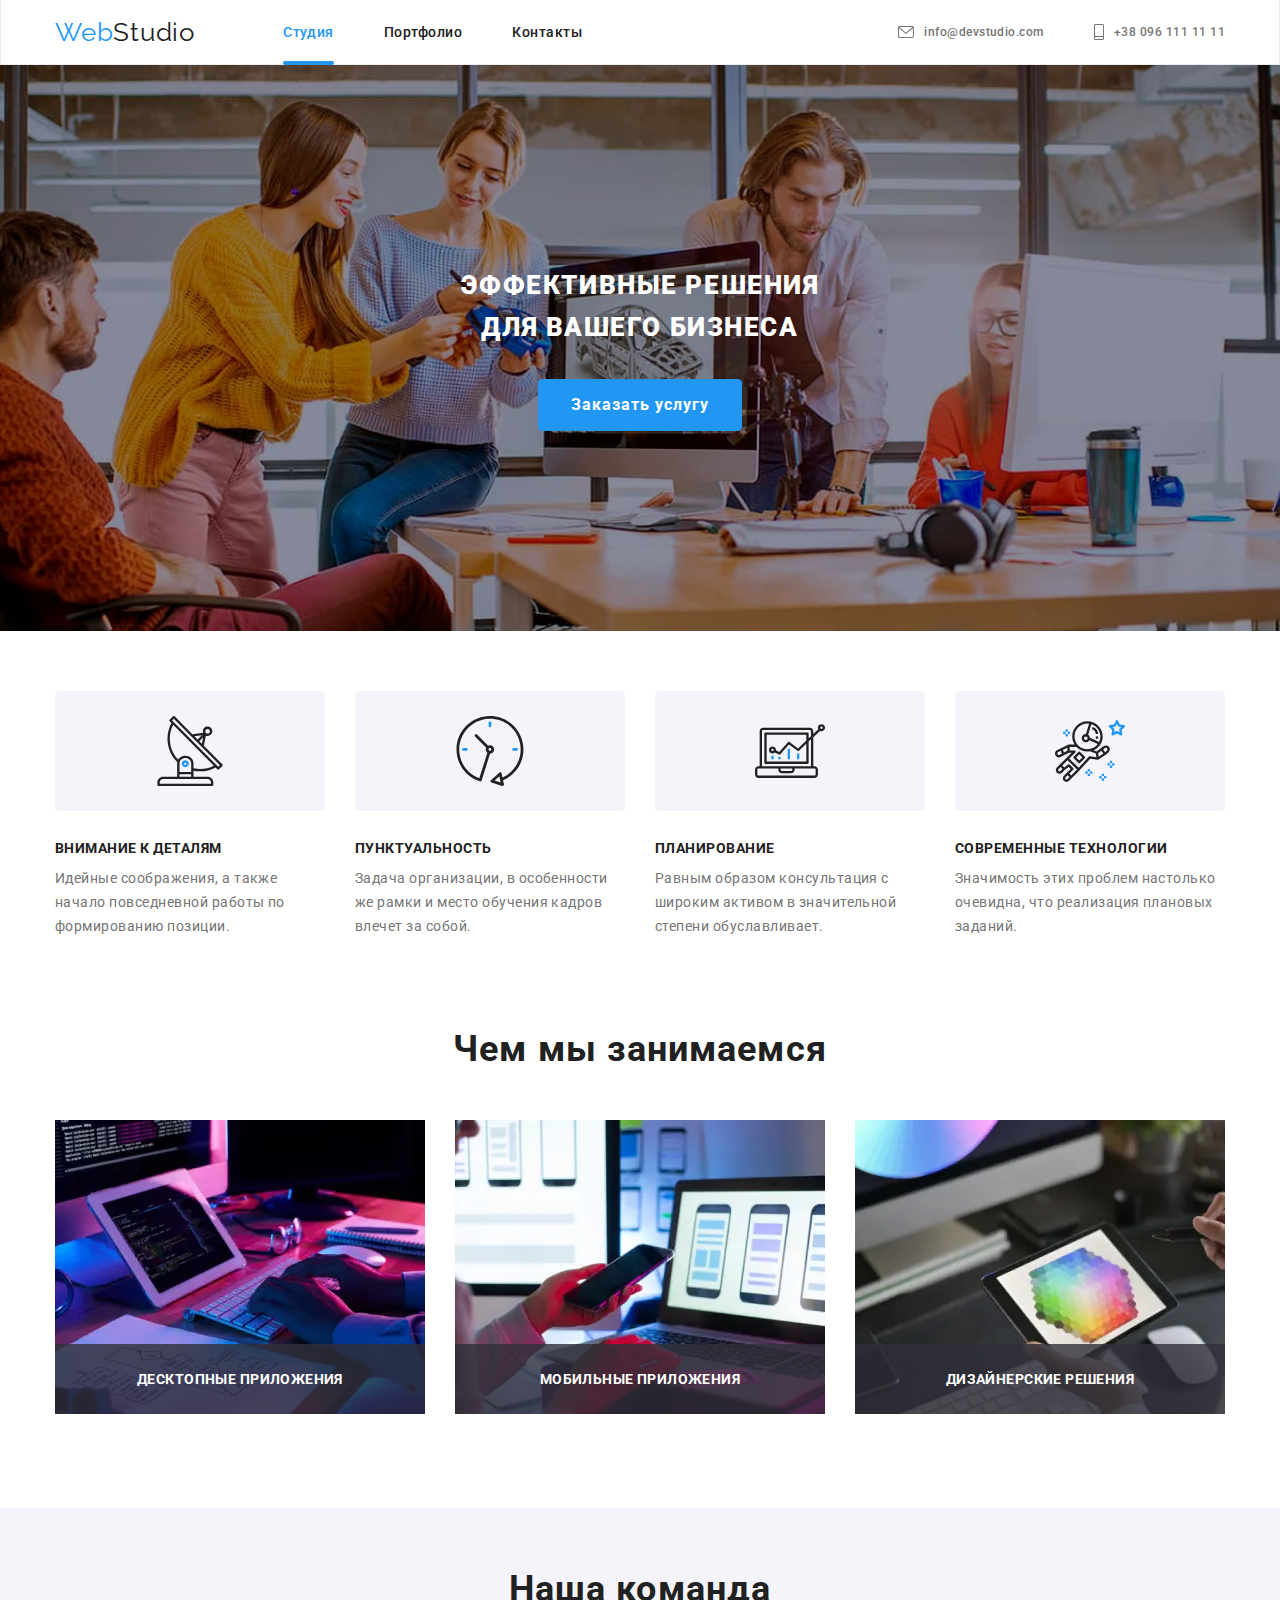
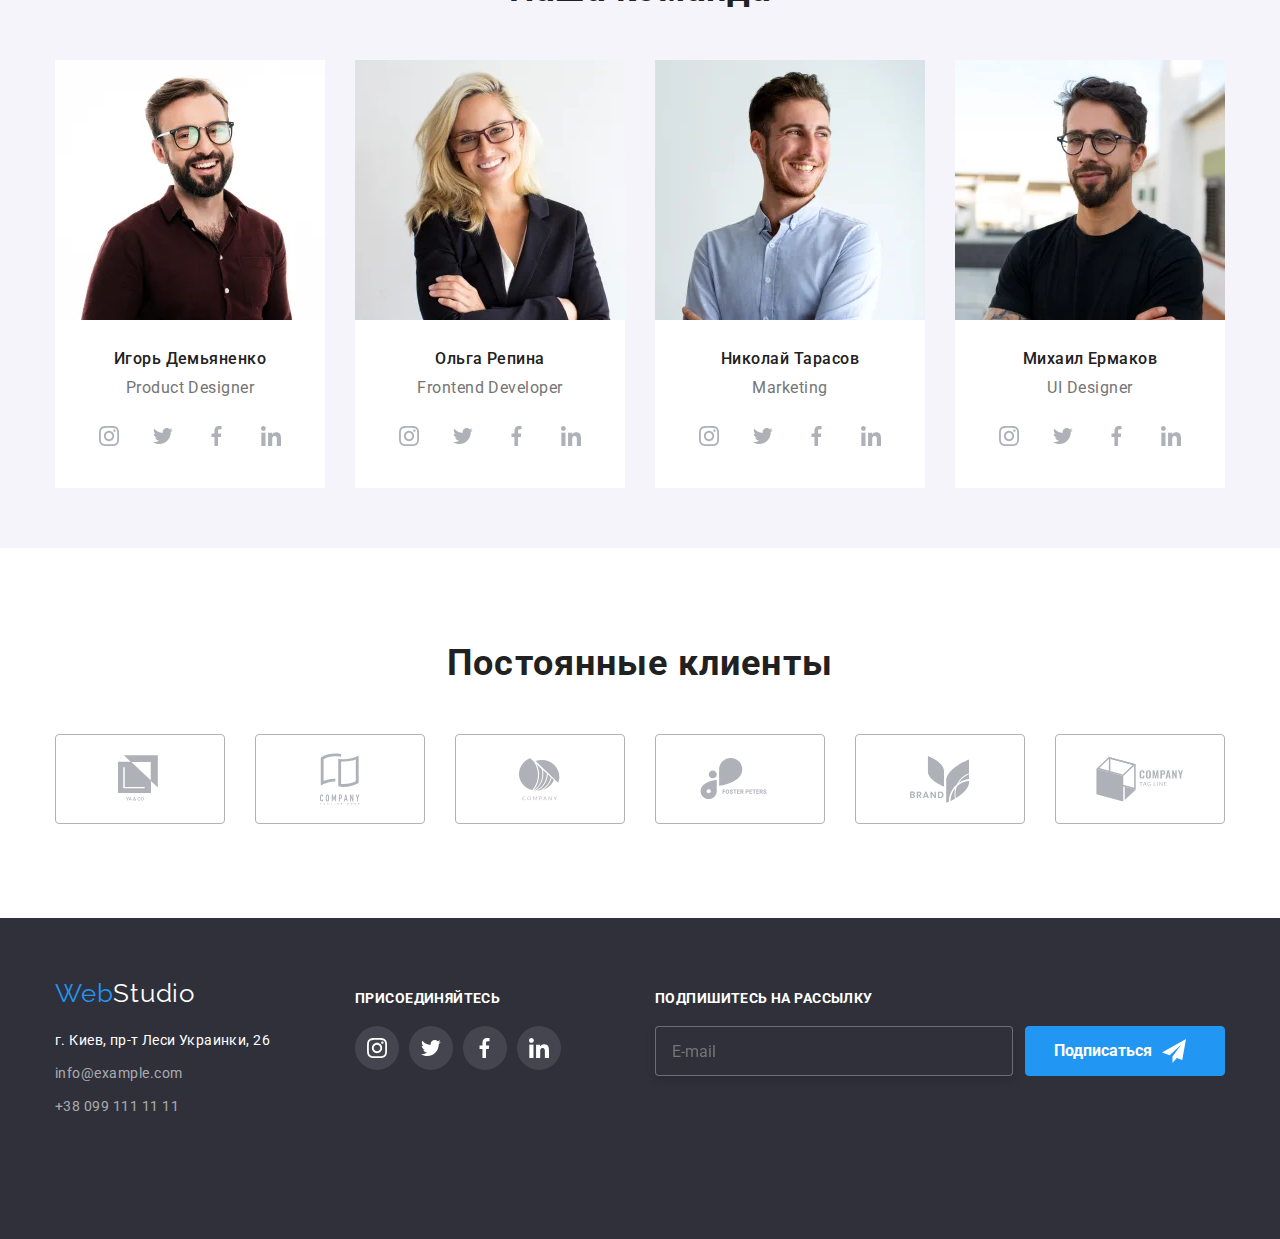
<file: index.html>
<!DOCTYPE html>
<html lang="ru">
  <head>
    <meta charset="UTF-8" />
    <meta name="viewport" content="width=device-width, initial-scale=1.0" />
    <title>WebStudio</title>
    <link rel="preconnect" href="https://fonts.gstatic.com" />
    <link
      href="https://fonts.googleapis.com/css2?family=Oleo+Script&family=Raleway:wght@700&family=Roboto:wght@400;500;700;900&display=swap"
      rel="stylesheet"
    />
    <link
      rel="stylesheet"
      href="https://cdnjs.cloudflare.com/ajax/libs/modern-normalize/1.0.0/modern-normalize.min.css"
    />
    <link rel="stylesheet" href="./css/main.min.css" />
  </head>
  <body class="page">
    <!-- Шапка сайта -->

    <header class="header">
      <div class="container-header container">
        <nav class="navigation">
          <a href="./index.html" aria-label="Логотип ВебСтудии" lang="en" class="logo list"
            ><span class="logo-web">Web</span>Studio</a
          >
          <ul class="site-nav list">
            <li class="item">
              <a href="./index.html" class="menu-link link current">Студия</a>
            </li>
            <li class="item">
              <a href="./portfolio.html" class="menu-link link">Портфолио</a>
            </li>
            <li class="item">
              <a href="" class="menu-link link">Контакты</a>
            </li>
          </ul>
        </nav>

        <button class="burger-btn" data-menu-open>
          <svg class="burger-btn-icon">
            <use href="./images/symbol-defs.svg#burger-btn"></use>
          </svg>
        </button>

        <ul class="contacts list">
          <li class="contact-list item">
            <a href="mailto:info@devstudio.com" class="contact-list-link link">
              <svg class="contact-list-icon icon-mail-tablet">
                <use href="./images/symbol-defs.svg#icon-envelope"></use>
              </svg>
              info@devstudio.com
            </a>
          </li>
          <li class="contact-list item">
            <a href="tel:+380961111111" class="contact-list-link link">
              <svg class="contact-list-icon icon-tel-tablet">
                <use href="./images/symbol-defs.svg#icon-smartphone"></use>
              </svg>
              +38 096 111 11 11
            </a>
          </li>
        </ul>
      </div>

      <div class="mobile-menu is-menu-hidden" data-menu>
        <button type="button" class="mobile-menu-close-btn" data-menu-close>
          <svg class="mobile-menu-close-icon">
            <use href="./images/symbol-defs.svg#icon-close-black"></use>
          </svg>
        </button>
        <ul class="mobile-menu-navigation-list list">
          <li class="mobile-menu-navigaiton-item">
            <a href="./index.html" class="mobile-menu-navigation-link current">Студия</a>
          </li>
          <li class="mobile-menu-navigaiton-item">
            <a href="./portfolio.html" class="mobile-menu-navigation-link">Портфолио</a>
          </li>
          <li class="mobile-menu-navigaiton-item">
            <a href="" class="mobile-menu-navigation-link">Контакты</a>
          </li>
        </ul>

        <ul class="mobile-menu-contacts list">
          <li class="mobile-contacts-item">
            <a href="tel:+380961111111" class="mobile-menu-link">+38 096 111 11 11</a>
          </li>
          <li class="mobile-contacts-item">
            <a href="mailto:info@devstudio.com" class="mobile-menu-link">info@devstudio.com</a>
          </li>
        </ul>

        <ul class="mobile-menu-socials list">
          <li class="mobile-social-item">
            <a href="#" class="mobile-social-link">Instagram</a>
          </li>
          <li class="mobile-social-item">
            <span class="separate-line"></span>
          </li>
          <li class="mobile-social-item">
            <a href="#" class="mobile-social-link">Twitter</a>
          </li>
          <li class="mobile-social-item">
            <span class="separate-line"></span>
          </li>
          <li class="mobile-social-item">
            <a href="#" class="mobile-social-link">Facebook</a>
          </li>
          <li class="mobile-social-item">
            <span class="separate-line"></span>
          </li>
          <li class="mobile-social-item">
            <a href="#" class="mobile-social-link">LinkedIn</a>
          </li>
        </ul>
      </div>
    </header>

    <main>
      <!-- Герой -->

      <section class="hero">
        <h1 class="hero-title">
          Эффективные решения <br />
          для вашего бизнеса
        </h1>

        <button class="button primary" data-modal-open>Заказать услугу</button>
      </section>

      <!-- Особенности -->

      <section class="section-features">
        <div class="container">
          <ul class="features-list list">
            <li class="list-icon item icon-sputnik">
              <h3 class="feature-title">Внимание к деталям</h3>
              <p class="feature-text">
                Идейные соображения, а также начало повседневной работы по формированию позиции.
              </p>
            </li>
            <li class="list-icon item icon-clock">
              <h3 class="feature-title">Пунктуальность</h3>
              <p class="feature-text">
                Задача организации, в особенности же рамки и место обучения кадров влечет за собой.
              </p>
            </li>
            <li class="list-icon item icon-laptop">
              <h3 class="feature-title">Планирование</h3>
              <p class="feature-text">
                Равным образом консультация с широким активом в значительной степени обуславливает.
              </p>
            </li>
            <li class="list-icon item icon-astronavt">
              <h3 class="feature-title">Современные технологии</h3>
              <p class="feature-text">Значимость этих проблем настолько очевидна, что реализация плановых заданий.</p>
            </li>
          </ul>
        </div>
      </section>

      <!-- Чем мы занимаемся -->

      <section class="section-works">
        <div class="container">
          <h2 class="section-title">Чем мы занимаемся</h2>
          <ul class="works-list list">
            <li class="item">
              <picture>
                <source
                  srcset="./images/works-img/desktop-app-01.webp 1x, ./images/works-img/desktop-app-01@2x.webp 2x"
                  media="(min-width: 1200px)"
                  type="image/webp"
                />
                <source
                  srcset="./images/works-img/desktop-app-01.jpg 1x, ./images/works-img/desktop-app-01@2x.jpg 2x"
                  media="(min-width: 1200px)"
                />
                <img src="./images/img1.jpg" alt="человек печатает на клавиатуре" />
              </picture>

              <div class="works-label">
                <p class="name-label">Десктопные приложения</p>
              </div>
            </li>
            <li class="item">
              <picture>
                <source
                  srcset="./images/works-img/mob-app-02.webp 1x, ./images/works-img/mob-app-02@2x.webp 2x"
                  media="(min-width: 1200px)"
                  type="image/webp"
                />
                <source
                  srcset="./images/works-img/mob-app-02.jpg 1x, ./images/mob-app-02@2x.jpg 2x"
                  media="(min-width: 1200px)"
                />

                <img src="./images/img2.jpg" alt="человек перед ноутбуком со смартфоном в руках" />
              </picture>
              <div class="works-label">
                <p class="name-label">Мобильные приложения</p>
              </div>
            </li>
            <li class="item">
              <picture>
                <source
                  srcset="
                    ./images/works-img/design-solutions-03.webp    1x,
                    ./images/works-img/design-solutions-03@2x.webp 2x
                  "
                  media="(min-width: 1200px)"
                  type="image/webp"
                />
                <source
                  srcset="./images/works-img/design-solutions-03.jpg 1x, ./images/design-solutions03@2x.jpg 2x"
                  media="(min-width: 1200px)"
                />

                <img src="./images/img3.jpg" alt="человек с планшетом в руках" />
              </picture>
              <div class="works-label">
                <p class="name-label">Дизайнерские решения</p>
              </div>
            </li>
          </ul>
        </div>
      </section>

      <!-- Наша команда -->

      <section class="section-team">
        <div class="container">
          <h2 class="section-title">Наша команда</h2>
          <ul class="team-list list">
            <li class="team-card">
              <picture>
                <!-- Desktop-image -->
                <source
                  srcset="
                    ./images/team-img/team-desktop/team-desktop-01.webp    1x,
                    ./images/team-img/team-desktop/team-desktop-01@2x.webp 2x
                  "
                  media="(min-width: 1200px)"
                  type="image/webp"
                />
                <source
                  srcset="
                    ./images/team-img/team-desktop/team-desktop-01.jpg    1x,
                    ./images/team-img/team-desktop/team-desktop-01@2x.jpg 2x
                  "
                  media="(min-width: 1200px)"
                />

                <!-- Tablet-image -->
                <source
                  srcset="
                    ./images/team-img/team-tablet/team-tablet-01.webp    1x,
                    ./images/team-img/team-tablet/team-tablet-01@2x.webp 2x
                  "
                  media="(min-width: 768px)"
                  type="image/webp"
                />
                <source
                  srcset="
                    ./images/team-img/team-tablet/team-tablet-01.jpg    1x,
                    ./images/team-img/team-tablet/team-tablet-01@2x.jpg 2x
                  "
                  media="(min-width: 768px)"
                />

                <!-- Mobile-image -->

                <source
                  srcset="
                    ./images/team-img/team-mobile/team-mob-01.webp    1x,
                    ./images/team-img/team-mobile/team-mob-01@2x.webp 2x
                  "
                  media="(min-width: 480px)"
                  type="image/webp"
                />
                <source
                  srcset="
                    ./images/team-img/team-mobile/team-mob-01.jpg    1x,
                    ./images/team-img/team-mobile/team-mob-01@2x.jpg 2x
                  "
                  media="(min-width: 480px)"
                />

                <img src="./images/img4.jpg" alt="Игорь Демьяненко" />
              </picture>

              <div class="user-info">
                <h3 class="team-name">Игорь Демьяненко</h3>
                <p lang="en" class="team-profession">Product Designer</p>
                <ul class="social-list list">
                  <li class="social-list-item">
                    <a href="" class="social-list-link">
                      <svg class="social-list-icon">
                        <use href="./images/symbol-defs.svg#icon-instagram"></use>
                      </svg>
                    </a>
                  </li>
                  <li class="social-list-item">
                    <a href="" class="social-list-link">
                      <svg class="social-list-icon">
                        <use href="./images/symbol-defs.svg#icon-twitter"></use>
                      </svg>
                    </a>
                  </li>
                  <li class="social-list-item">
                    <a href="" class="social-list-link">
                      <svg class="social-list-icon">
                        <use href="./images/symbol-defs.svg#icon-facebook"></use>
                      </svg>
                    </a>
                  </li>
                  <li class="social-list-item">
                    <a href="" class="social-list-link">
                      <svg class="social-list-icon">
                        <use href="./images/symbol-defs.svg#icon-linkedin"></use>
                      </svg>
                    </a>
                  </li>
                </ul>
              </div>
            </li>
            <li class="team-card">
              <picture>
                <!-- Desktop-image -->
                <source
                  srcset="
                    ./images/team-img/team-desktop/team-desktop-02.webp    1x,
                    ./images/team-img/team-desktop/team-desktop-02@2x.webp 2x
                  "
                  media="(min-width: 1200px)"
                  type="image/webp"
                />
                <source
                  srcset="
                    ./images/team-img/team-desktop/team-desktop-02.jpg    1x,
                    ./images/team-img/team-desktop/team-desktop-02@2x.jpg 2x
                  "
                  media="(min-width: 1200px)"
                />

                <!-- Tablet-image -->
                <source
                  srcset="
                    ./images/team-img/team-tablet/team-tablet-02.webp    1x,
                    ./images/team-img/team-tablet/team-tablet-02@2x.webp 2x
                  "
                  media="(min-width: 768px)"
                  type="image/webp"
                />
                <source
                  srcset="
                    ./images/team-img/team-tablet/team-tablet-02.jpg    1x,
                    ./images/team-img/team-tablet/team-tablet-02@2x.jpg 2x
                  "
                  media="(min-width: 768px)"
                />

                <!-- Mobile-image -->

                <source
                  srcset="
                    ./images/team-img/team-mobile/team-mob-02.webp    1x,
                    ./images/team-img/team-mobile/team-mob-01@2x.webp 2x
                  "
                  media="(min-width: 480px)"
                  type="image/webp"
                />
                <source
                  srcset="
                    ./images/team-img/team-mobile/team-mob-02.jpg    1x,
                    ./images/team-img/team-mobile/team-mob-01@2x.jpg 2x
                  "
                  media="(min-width: 480px)"
                />

                <img src="./images/img5.jpg" alt="Ольга Репина" />
              </picture>

              <div class="user-info">
                <h3 class="team-name">Ольга Репина</h3>
                <p lang="en" class="team-profession">Frontend Developer</p>
                <ul class="social-list list">
                  <li class="social-list-item">
                    <a href="" class="social-list-link">
                      <svg class="social-list-icon">
                        <use href="./images/symbol-defs.svg#icon-instagram"></use>
                      </svg>
                    </a>
                  </li>
                  <li class="social-list-item">
                    <a href="" class="social-list-link">
                      <svg class="social-list-icon">
                        <use href="./images/symbol-defs.svg#icon-twitter"></use>
                      </svg>
                    </a>
                  </li>
                  <li class="social-list-item">
                    <a href="" class="social-list-link">
                      <svg class="social-list-icon">
                        <use href="./images/symbol-defs.svg#icon-facebook"></use>
                      </svg>
                    </a>
                  </li>
                  <li class="social-list-item">
                    <a href="" class="social-list-link">
                      <svg class="social-list-icon">
                        <use href="./images/symbol-defs.svg#icon-linkedin"></use>
                      </svg>
                    </a>
                  </li>
                </ul>
              </div>
            </li>
            <li class="team-card">
              <picture>
                <!-- Desktop-image -->
                <source
                  srcset="
                    ./images/team-img/team-desktop/team-desktop-03.webp    1x,
                    ./images/team-img/team-desktop/team-desktop-03@2x.webp 2x
                  "
                  media="(min-width: 1200px)"
                  type="image/webp"
                />
                <source
                  srcset="
                    ./images/team-img/team-desktop/team-desktop-03.jpg    1x,
                    ./images/team-img/team-desktop/team-desktop-03@2x.jpg 2x
                  "
                  media="(min-width: 1200px)"
                />

                <!-- Tablet-image -->
                <source
                  srcset="
                    ./images/team-img/team-tablet/team-tablet-03.webp    1x,
                    ./images/team-img/team-tablet/team-tablet-03@2x.webp 2x
                  "
                  media="(min-width: 768px)"
                  type="image/webp"
                />
                <source
                  srcset="
                    ./images/team-img/team-tablet/team-tablet-03.jpg    1x,
                    ./images/team-img/team-tablet/team-tablet-03@2x.jpg 2x
                  "
                  media="(min-width: 768px)"
                />

                <!-- Mobile-image -->

                <source
                  srcset="
                    ./images/team-img/team-mobile/team-mob-03.webp    1x,
                    ./images/team-img/team-mobile/team-mob-03@2x.webp 2x
                  "
                  media="(min-width: 480px)"
                  type="image/webp"
                />
                <source
                  srcset="
                    ./images/team-img/team-mobile/team-mob-03.jpg    1x,
                    ./images/team-img/team-mobile/team-mob-03@2x.jpg 2x
                  "
                  media="(min-width: 480px)"
                />

                <img src="./images/img6.jpg" alt="Николай Тарасов" />
              </picture>

              <div class="user-info">
                <h3 class="team-name">Николай Тарасов</h3>
                <p lang="en" class="team-profession">Marketing</p>
                <ul class="social-list list">
                  <li class="social-list-item">
                    <a href="" class="social-list-link">
                      <svg class="social-list-icon">
                        <use href="./images/symbol-defs.svg#icon-instagram"></use>
                      </svg>
                    </a>
                  </li>
                  <li class="social-list-item">
                    <a href="" class="social-list-link">
                      <svg class="social-list-icon">
                        <use href="./images/symbol-defs.svg#icon-twitter"></use>
                      </svg>
                    </a>
                  </li>
                  <li class="social-list-item">
                    <a href="" class="social-list-link">
                      <svg class="social-list-icon">
                        <use href="./images/symbol-defs.svg#icon-facebook"></use>
                      </svg>
                    </a>
                  </li>
                  <li class="social-list-item">
                    <a href="" class="social-list-link">
                      <svg class="social-list-icon">
                        <use href="./images/symbol-defs.svg#icon-linkedin"></use>
                      </svg>
                    </a>
                  </li>
                </ul>
              </div>
            </li>
            <li class="team-card">
              <picture>
                <!-- Desktop-image -->
                <source
                  srcset="
                    ./images/team-img/team-desktop/team-desktop-04.webp    1x,
                    ./images/team-img/team-desktop/team-desktop-04@2x.webp 2x
                  "
                  media="(min-width: 1200px)"
                  type="image/webp"
                />
                <source
                  srcset="
                    ./images/team-img/team-desktop/team-desktop-04.jpg    1x,
                    ./images/team-img/team-desktop/team-desktop-04@2x.jpg 2x
                  "
                  media="(min-width: 1200px)"
                />

                <!-- Tablet-image -->
                <source
                  srcset="
                    ./images/team-img/team-tablet/team-tablet-04.webp    1x,
                    ./images/team-img/team-tablet/team-tablet-04@2x.webp 2x
                  "
                  media="(min-width: 768px)"
                  type="image/webp"
                />
                <source
                  srcset="
                    ./images/team-img/team-tablet/team-tablet-04.jpg    1x,
                    ./images/team-img/team-tablet/team-tablet-04@2x.jpg 2x
                  "
                  media="(min-width: 768px)"
                />

                <!-- Mobile-image -->

                <source
                  srcset="
                    ./images/team-img/team-mobile/team-mob-04.webp    1x,
                    ./images/team-img/team-mobile/team-mob-03@2x.webp 2x
                  "
                  media="(min-width: 480px)"
                  type="image/webp"
                />
                <source
                  srcset="
                    ./images/team-img/team-mobile/team-mob-04.jpg    1x,
                    ./images/team-img/team-mobile/team-mob-03@2x.jpg 2x
                  "
                  media="(min-width: 480px)"
                />

                <img src="./images/img7.jpg" alt="Михаил Ермаков" />
              </picture>

              <div class="user-info">
                <h3 class="team-name">Михаил Ермаков</h3>
                <p lang="en" class="team-profession">UI Designer</p>
                <ul class="social-list list">
                  <li class="social-list-item">
                    <a href="" class="social-list-link">
                      <svg class="social-list-icon">
                        <use href="./images/symbol-defs.svg#icon-instagram"></use>
                      </svg>
                    </a>
                  </li>
                  <li class="social-list-item">
                    <a href="" class="social-list-link">
                      <svg class="social-list-icon">
                        <use href="./images/symbol-defs.svg#icon-twitter"></use>
                      </svg>
                    </a>
                  </li>
                  <li class="social-list-item">
                    <a href="" class="social-list-link">
                      <svg class="social-list-icon">
                        <use href="./images/symbol-defs.svg#icon-facebook"></use>
                      </svg>
                    </a>
                  </li>
                  <li class="social-list-item">
                    <a href="" class="social-list-link">
                      <svg class="social-list-icon">
                        <use href="./images/symbol-defs.svg#icon-linkedin"></use>
                      </svg>
                    </a>
                  </li>
                </ul>
              </div>
            </li>
          </ul>
        </div>
      </section>

      <!-- Постоянные клиенты -->

      <section>
        <div class="container-clients container">
          <h2 class="section-title">Постоянные клиенты</h2>
          <ul class="clients-list list">
            <li class="clients-list-item">
              <a href="" class="clients-list-link">
                <svg class="clients-link-icon" width="44px" height="49px">
                  <use href="./images/symbol-defs.svg#icon-clients-logo1"></use>
                </svg>
              </a>
            </li>
            <li class="clients-list-item">
              <a href="" class="clients-list-link">
                <svg class="clients-link-icon" width="40px" height="52px">
                  <use href="./images/symbol-defs.svg#icon-clients-logo2"></use>
                </svg>
              </a>
            </li>
            <li class="clients-list-item">
              <a href="" class="clients-list-link">
                <svg class="clients-link-icon" width="41px" height="43px">
                  <use href="./images/symbol-defs.svg#icon-clients-logo3"></use>
                </svg>
              </a>
            </li>
            <li class="clients-list-item">
              <a href="" class="clients-list-link">
                <svg class="clients-link-icon" width="80px" height="42px">
                  <use href="./images/symbol-defs.svg#icon-clients-logo4"></use>
                </svg>
              </a>
            </li>
            <li class="clients-list-item">
              <a href="" class="clients-list-link">
                <svg class="clients-link-icon" width="59px" height="47px">
                  <use href="./images/symbol-defs.svg#icon-clients-logo5"></use>
                </svg>
              </a>
            </li>
            <li class="clients-list-item">
              <a href="" class="clients-list-link">
                <svg class="clients-link-icon" width="88px" height="45px">
                  <use href="./images/symbol-defs.svg#icon-clients-logo6"></use>
                </svg>
              </a>
            </li>
          </ul>
        </div>
      </section>
    </main>

    <!-- Footer -->

    <footer class="footer">
      <div class="container-footer container">
        <div class="footer-item">
          <div class="logotype">
            <a href="./index.html" aria-label="Логотип ВебСтудии" lang="en" class="logo list"
              ><span class="logo-footer logo-web">Web</span><span class="logo-color">Studio</span></a
            >
          </div>
          <address class="address">
            <ul class="contacts-adress list">
              <li class="item">
                <a href="" class="footer-adress list">г. Киев, пр-т Леси Украинки, 26</a>
              </li>
              <li class="item">
                <a href="mailto:info@devstudio.com" class="footer-mail mail">info@example.com</a>
              </li>
              <li class="item">
                <a href="tel:+380991111111" class="number">+38 099 111 11 11</a>
              </li>
            </ul>
          </address>
        </div>

        <div class="footer-item">
          <p class="footer-text">присоединяйтесь</p>
          <ul class="footer-social list">
            <li class="footer-list-item">
              <a href="" class="footer-list-link">
                <svg class="footer-list-icon">
                  <use href="./images/symbol-defs.svg#icon-instagram"></use>
                </svg>
              </a>
            </li>
            <li class="footer-list-item">
              <a href="" class="footer-list-link">
                <svg class="footer-list-icon">
                  <use href="./images/symbol-defs.svg#icon-twitter"></use>
                </svg>
              </a>
            </li>
            <li class="footer-list-item">
              <a href="" class="footer-list-link">
                <svg class="footer-list-icon">
                  <use href="./images/symbol-defs.svg#icon-facebook"></use>
                </svg>
              </a>
            </li>
            <li class="footer-list-item">
              <a href="" class="footer-list-link">
                <svg class="footer-list-icon">
                  <use href="./images/symbol-defs.svg#icon-linkedin"></use>
                </svg>
              </a>
            </li>
          </ul>
        </div>
        <div class="footer-send-box">
          <p class="send-text">Подпишитесь на рассылку</p>
          <form class="footer-send-form">
            <input type="email" name="email" placeholder="E-mail" class="footer-form-input" />
            <button class="send-button" type="submit">
              Подписаться
              <svg class="send-icon-svg">
                <use href="./images/symbol-defs.svg#icon-icon-send"></use>
              </svg>
            </button>
          </form>
        </div>
      </div>
    </footer>

    <!-- Модальное окно -->

    <div class="backdrop is-hidden" data-modal>
      <div class="modal">
        <button class="button-modal" data-modal-close>
          <svg class="close-modal-svg">
            <use href="./images/symbol-defs.svg#icon-close-black"></use>
          </svg>
        </button>
        <form class="contact-form">
          <p class="text-contact-form">Оставьте свои данные, мы вам перезвоним</p>

          <label for="user-name" class="contact-form-field"
            >Имя
            <span class="contact-form-input-wrapper">
              <input type="text" name="name" class="contact-form-input" id="user-name" />
              <svg class="contact-form-icon">
                <use href="./images/symbol-defs.svg#icon-icon-person"></use>
              </svg>
            </span>
          </label>

          <label for="user-tel" class="contact-form-field"
            >Телефон
            <span class="contact-form-input-wrapper">
              <input
                type="tel"
                name="tel"
                class="contact-form-input"
                pattern="[0-9]{3}-[0-9]{3}-[0-9]{2}-[0-9]{2}"
                id="user-tel"
              />
              <svg class="contact-form-icon">
                <use href="./images/symbol-defs.svg#icon-icon-phone"></use>
              </svg>
            </span>
          </label>

          <label for="user-mail" class="contact-form-field"
            >Почта
            <span class="contact-form-input-wrapper">
              <input type="email" name="mail" class="contact-form-input" id="user-mail" />
              <svg class="contact-form-icon">
                <use href="./images/symbol-defs.svg#icon-icon-email"></use>
              </svg>
            </span>
          </label>

          <label class="contact-form-field">
            Комментарий
            <textarea name="user-message" class="contact-form-message" placeholder="Введите текст"></textarea>
          </label>

          <input
            name="user-policy"
            id="user-policy"
            type="checkbox"
            class="contact-form-check-policy visually-hidden"
          />
          <label for="user-policy" class="contact-form-policy-label"
            >Соглашаюсь с рассылкой и принимаю <a href="#" class="contact-form-label-link">Условия договора</a></label
          >
          <button type="submit" class="contact-form-btn">Отправить</button>
        </form>
      </div>
    </div>

    <!-- Скрипт кнопки "Заказать услугу" для модального окна -->

    <script src="./js/modal.js"></script>
    <script src="./js/menu.js"></script>
  </body>
</html>
</file>
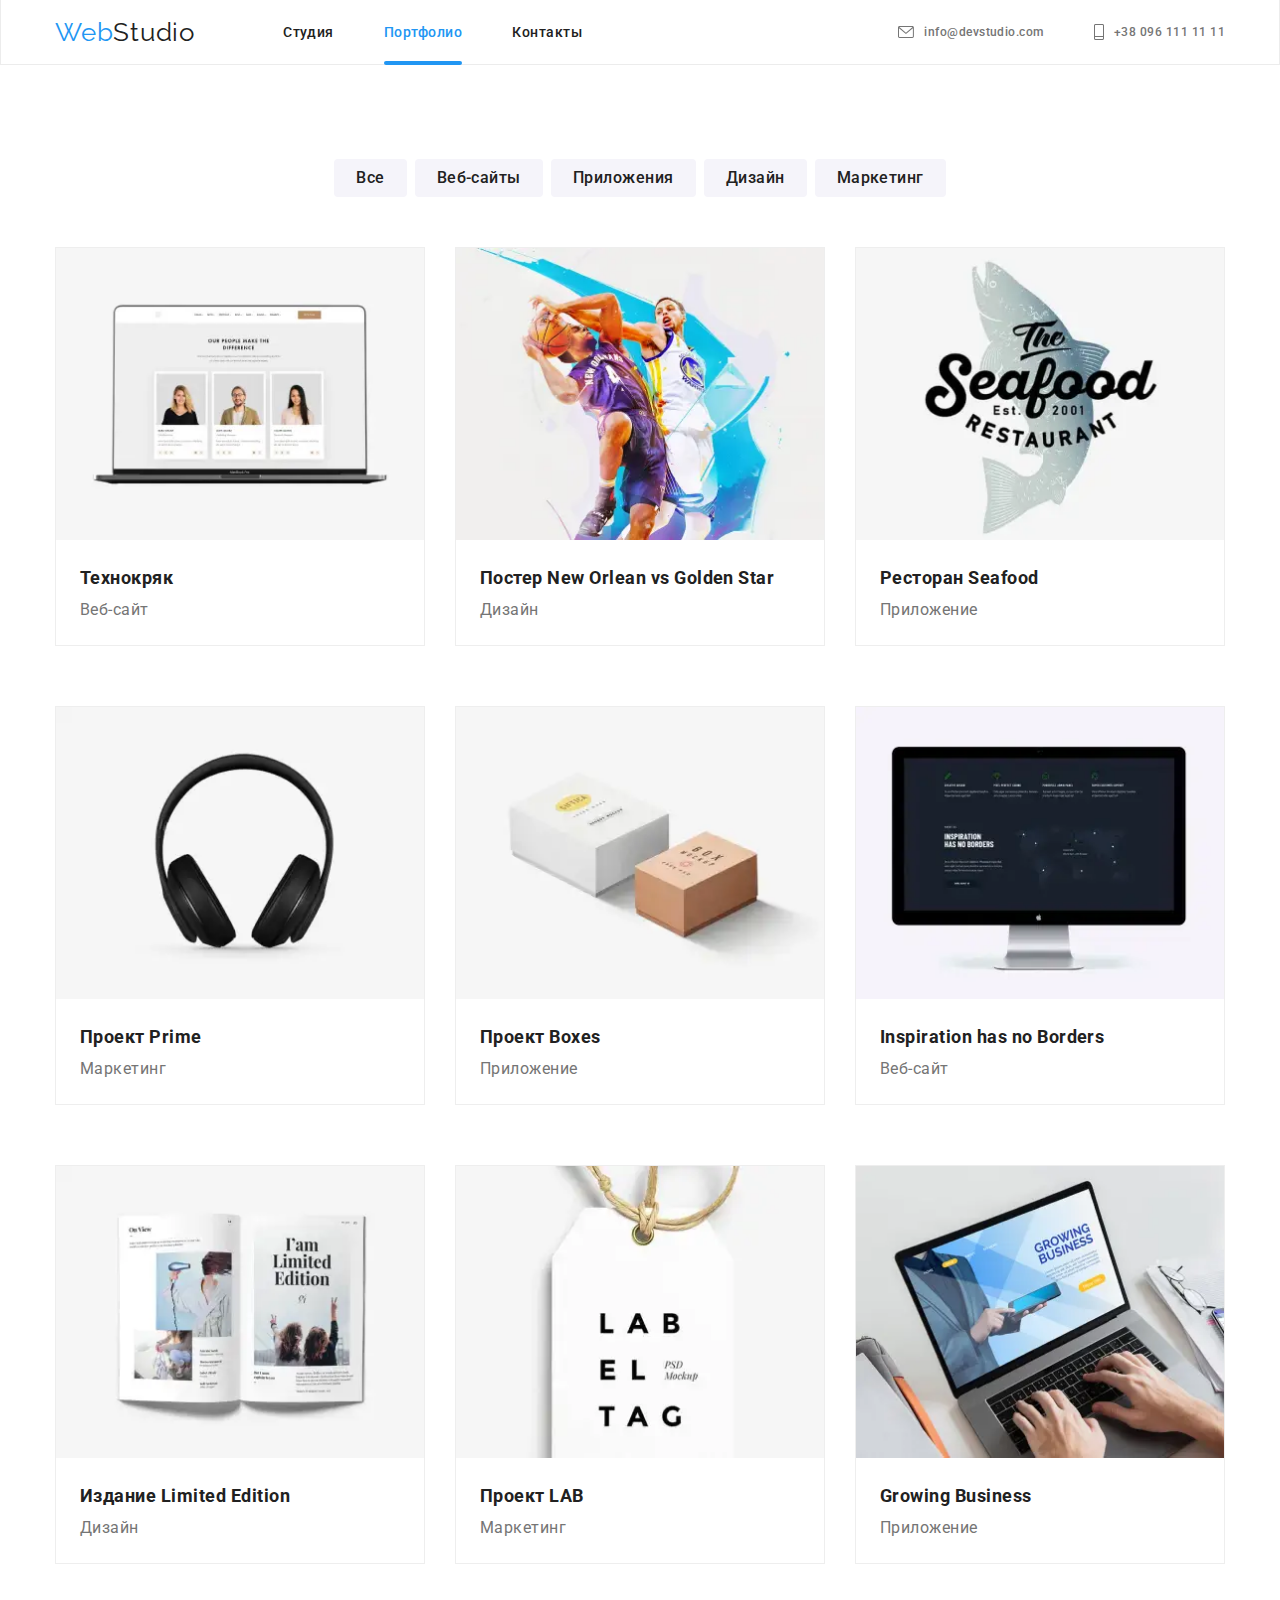
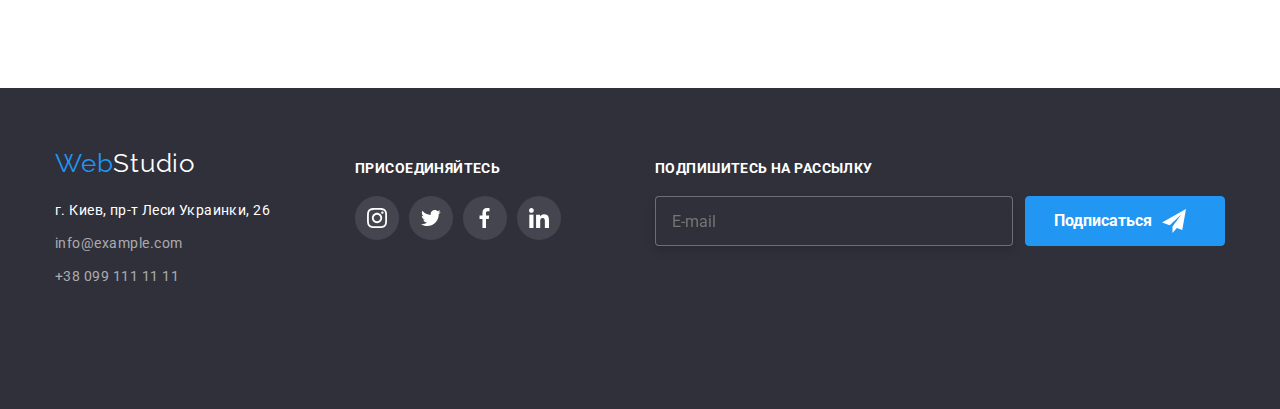
<file: portfolio.html>
<!DOCTYPE html>
<html lang="ru">
  <head>
    <meta charset="UTF-8" />
    <meta name="viewport" content="width=device-width, initial-scale=1.0" />
    <title>Portfolio</title>
    <link rel="preconnect" href="https://fonts.gstatic.com" />
    <link
      href="https://fonts.googleapis.com/css2?family=Oleo+Script&family=Raleway:wght@700&family=Roboto:wght@400;500;700;900&display=swap"
      rel="stylesheet"
    />
    <link
      rel="stylesheet"
      href="https://cdnjs.cloudflare.com/ajax/libs/modern-normalize/1.0.0/modern-normalize.min.css"
    />
    <link rel="stylesheet" href="./css/main.min.css" />
  </head>
  <body class="page-portfolio">
    <!-- Шапка сайта -->

    <header class="header">
      <div class="container-header container">
        <nav class="navigation">
          <a href="./index.html" aria-label="Логотип ВебСтудии" lang="en" class="logo list"
            ><span class="logo-web">Web</span>Studio</a
          >
          <ul class="site-nav list">
            <li class="item">
              <a href="./index.html" class="menu-link link">Студия</a>
            </li>
            <li class="item">
              <a href="./portfolio.html" class="menu-link link current">Портфолио</a>
            </li>
            <li class="item">
              <a href="" class="menu-link link">Контакты</a>
            </li>
          </ul>
        </nav>

        <button class="burger-btn" data-menu-open>
          <svg class="burger-btn-icon">
            <use href="./images/symbol-defs.svg#burger-btn"></use>
          </svg>
        </button>

        <ul class="contacts list">
          <li class="contact-list item">
            <a href="mailto:info@devstudio.com" class="contact-list-link link">
              <svg class="contact-list-icon icon-mail-tablet">
                <use href="./images/symbol-defs.svg#icon-envelope"></use>
              </svg>
              info@devstudio.com
            </a>
          </li>
          <li class="contact-list item">
            <a href="tel:+380961111111" class="contact-list-link link">
              <svg class="contact-list-icon icon-tel-tablet">
                <use href="./images/symbol-defs.svg#icon-smartphone"></use>
              </svg>
              +38 096 111 11 11
            </a>
          </li>
        </ul>
      </div>

      <div class="mobile-menu is-menu-hidden" data-menu>
        <button type="button" class="mobile-menu-close-btn" data-menu-close>
          <svg class="mobile-menu-close-icon">
            <use href="./images/symbol-defs.svg#icon-close-black"></use>
          </svg>
        </button>
        <ul class="mobile-menu-navigation-list list">
          <li class="mobile-menu-navigaiton-item">
            <a href="./index.html" class="mobile-menu-navigation-link">Студия</a>
          </li>
          <li class="mobile-menu-navigaiton-item">
            <a href="./portfolio.html" class="mobile-menu-navigation-link current">Портфолио</a>
          </li>
          <li class="mobile-menu-navigaiton-item">
            <a href="" class="mobile-menu-navigation-link">Контакты</a>
          </li>
        </ul>

        <ul class="mobile-menu-contacts list">
          <li class="mobile-contacts-item">
            <a href="tel:+380961111111" class="mobile-menu-link">+38 096 111 11 11</a>
          </li>
          <li class="mobile-contacts-item">
            <a href="mailto:info@devstudio.com" class="mobile-menu-link">info@devstudio.com</a>
          </li>
        </ul>

        <ul class="mobile-menu-socials list">
          <li class="mobile-social-item">
            <a href="#" class="mobile-social-link">Instagram</a>
          </li>
          <li class="mobile-social-item">
            <span class="separate-line"></span>
          </li>
          <li class="mobile-social-item">
            <a href="#" class="mobile-social-link">Twitter</a>
          </li>
          <li class="mobile-social-item">
            <span class="separate-line"></span>
          </li>
          <li class="mobile-social-item">
            <a href="#" class="mobile-social-link">Facebook</a>
          </li>
          <li class="mobile-social-item">
            <span class="separate-line"></span>
          </li>
          <li class="mobile-social-item">
            <a href="#" class="mobile-social-link">LinkedIn</a>
          </li>
        </ul>
      </div>
    </header>

    <main>
      <section class="section-portfolio">
        <div class="container">
          <ul class="button-list list">
            <li class="item">
              <button class="button secondary">Все</button>
            </li>
            <li class="item">
              <button class="button secondary">Веб-сайты</button>
            </li>
            <li class="item">
              <button class="button secondary">Приложения</button>
            </li>
            <li class="item">
              <button class="button secondary">Дизайн</button>
            </li>
            <li class="item">
              <button class="button secondary">Маркетинг</button>
            </li>
          </ul>

          <ul class="works list">
            <li class="item">
              <a href="" class="works-link">
                <div class="card-portfolio">
                  <picture>
                    <!-- Desktop-image -->
                    <source
                      srcset="
                        ./images/portfolio-img/portfolio-desktop/portfolio-desktop-01.webp    1x,
                        ./images/portfolio-img/portfolio-desktop/portfolio-desktop-01@2x.webp 2x
                      "
                      media="(min-width: 1200px)"
                      type="image/webp"
                    />
                    <source
                      srcset="
                        ./images/portfolio-img/portfolio-desktop/portfolio-desktop-01.jpg    1x,
                        ./images/portfolio-img/portfolio-desktop/portfolio-desktop-01@2x.jpg 2x
                      "
                      media="(min-width: 1200px)"
                    />

                    <!-- Tablet-image -->
                    <source
                      srcset="
                        ./images/portfolio-img/portfolio-tablet/portfolio-tablet-01.webp    1x,
                        ./images/portfolio-img/portfolio-tablet/portfolio-tablet-01@2x.webp 2x
                      "
                      media="(min-width: 768px)"
                      type="image/webp"
                    />
                    <source
                      srcset="
                        ./images/portfolio-img/portfolio-tablet/portfolio-tablet-01.jpg    1x,
                        ./images/portfolio-img/portfolio-tablet/portfolio-tablet-01@2x.jpg 2x
                      "
                      media="(min-width: 768px)"
                    />

                    <!-- Mobile-image -->

                    <source
                      srcset="
                        ./images/portfolio-img/portfolio-mobile/portfolio-mob-01.webp    1x,
                        ./images/portfolio-img/portfolio-mobile/portfolio-mob-01@2x.webp 2x
                      "
                      media="(min-width: 480px)"
                      type="image/webp"
                    />
                    <source
                      srcset="
                        ./images/portfolio-img/portfolio-mobile/portfolio-mob-01.jpg    1x,
                        ./images/portfolio-img/portfolio-mobile/portfolio-mob-01@2x.jpg 2x
                      "
                      media="(min-width: 480px)"
                    />

                    <img src="./images/portfolio/img8.jpg" alt="Технокряк" />
                  </picture>

                  <div class="box-overlay">
                    <p class="text-overlay">
                      Технокряк это современная площадка распространения коронавируса. Компании используют эту платформу
                      для цифрового шпионажа и атак на защищённые сервера конкурентов.
                    </p>
                  </div>
                </div>
                <div class="works-name works-name-tablet">
                  <h3 class="title">Технокряк</h3>
                  <p class="button-name">Веб-сайт</p>
                </div>
              </a>
            </li>
            <li class="item">
              <a href="" class="works-link">
                <div>
                  <picture>
                    <!-- Desktop-image -->
                    <source
                      srcset="
                        ./images/portfolio-img/portfolio-desktop/portfolio-desktop-02.webp    1x,
                        ./images/portfolio-img/portfolio-desktop/portfolio-desktop-02@2x.webp 2x
                      "
                      media="(min-width: 1200px)"
                      type="image/webp"
                    />
                    <source
                      srcset="
                        ./images/portfolio-img/portfolio-desktop/portfolio-desktop-02.jpg    1x,
                        ./images/portfolio-img/portfolio-desktop/portfolio-desktop-02@2x.jpg 2x
                      "
                      media="(min-width: 1200px)"
                    />

                    <!-- Tablet-image -->
                    <source
                      srcset="
                        ./images/portfolio-img/portfolio-tablet/portfolio-tablet-02.webp    1x,
                        ./images/portfolio-img/portfolio-tablet/portfolio-tablet-02@2x.webp 2x
                      "
                      media="(min-width: 768px)"
                      type="image/webp"
                    />
                    <source
                      srcset="
                        ./images/portfolio-img/portfolio-tablet/portfolio-tablet-02.jpg    1x,
                        ./images/portfolio-img/portfolio-tablet/portfolio-tablet-02@2x.jpg 2x
                      "
                      media="(min-width: 768px)"
                    />

                    <!-- Mobile-image -->

                    <source
                      srcset="
                        ./images/portfolio-img/portfolio-mobile/portfolio-mob-02.webp    1x,
                        ./images/portfolio-img/portfolio-mobile/portfolio-mob-02@2x.webp 2x
                      "
                      media="(min-width: 480px)"
                      type="image/webp"
                    />
                    <source
                      srcset="
                        ./images/portfolio-img/portfolio-mobile/portfolio-mob-02.jpg    1x,
                        ./images/portfolio-img/portfolio-mobile/portfolio-mob-02@2x.jpg 2x
                      "
                      media="(min-width: 480px)"
                    />

                    <img src="./images/portfolio/img9.jpg" alt="Постер New Orlean vs Golden Star" />
                  </picture>
                </div>
                <div class="works-name works-name-tablet">
                  <h3 class="title">Постер New Orlean vs Golden Star</h3>
                  <p class="button-name">Дизайн</p>
                </div>
              </a>
            </li>
            <li class="item">
              <a href="" class="works-link">
                <div>
                  <picture>
                    <!-- Desktop-image -->
                    <source
                      srcset="
                        ./images/portfolio-img/portfolio-desktop/portfolio-desktop-03.webp    1x,
                        ./images/portfolio-img/portfolio-desktop/portfolio-desktop-03@2x.webp 2x
                      "
                      media="(min-width: 1200px)"
                      type="image/webp"
                    />
                    <source
                      srcset="
                        ./images/portfolio-img/portfolio-desktop/portfolio-desktop-03.jpg    1x,
                        ./images/portfolio-img/portfolio-desktop/portfolio-desktop-03@2x.jpg 2x
                      "
                      media="(min-width: 1200px)"
                    />

                    <!-- Tablet-image -->
                    <source
                      srcset="
                        ./images/portfolio-img/portfolio-tablet/portfolio-tablet-03.webp    1x,
                        ./images/portfolio-img/portfolio-tablet/portfolio-tablet-03@2x.webp 2x
                      "
                      media="(min-width: 768px)"
                      type="image/webp"
                    />
                    <source
                      srcset="
                        ./images/portfolio-img/portfolio-tablet/portfolio-tablet-03.jpg    1x,
                        ./images/portfolio-img/portfolio-tablet/portfolio-tablet-03@2x.jpg 2x
                      "
                      media="(min-width: 768px)"
                    />

                    <!-- Mobile-image -->

                    <source
                      srcset="
                        ./images/portfolio-img/portfolio-mobile/portfolio-mob-03.webp    1x,
                        ./images/portfolio-img/portfolio-mobile/portfolio-mob-03@2x.webp 2x
                      "
                      media="(min-width: 480px)"
                      type="image/webp"
                    />
                    <source
                      srcset="
                        ./images/portfolio-img/portfolio-mobile/portfolio-mob-03.jpg    1x,
                        ./images/portfolio-img/portfolio-mobile/portfolio-mob-03@2x.jpg 2x
                      "
                      media="(min-width: 480px)"
                    />

                    <img src="./images/portfolio/img10.jpg" alt="Ресторан Seafood" />
                  </picture>
                </div>
                <div class="works-name">
                  <h3 class="title">Ресторан Seafood</h3>
                  <p class="button-name">Приложение</p>
                </div>
              </a>
            </li>
            <li class="item">
              <a href="" class="works-link">
                <div>
                  <picture>
                    <!-- Desktop-image -->
                    <source
                      srcset="
                        ./images/portfolio-img/portfolio-desktop/portfolio-desktop-04.webp    1x,
                        ./images/portfolio-img/portfolio-desktop/portfolio-desktop-04@2x.webp 2x
                      "
                      media="(min-width: 1200px)"
                      type="image/webp"
                    />
                    <source
                      srcset="
                        ./images/portfolio-img/portfolio-desktop/portfolio-desktop-04.jpg    1x,
                        ./images/portfolio-img/portfolio-desktop/portfolio-desktop-04@2x.jpg 2x
                      "
                      media="(min-width: 1200px)"
                    />

                    <!-- Tablet-image -->
                    <source
                      srcset="
                        ./images/portfolio-img/portfolio-tablet/portfolio-tablet-04.webp    1x,
                        ./images/portfolio-img/portfolio-tablet/portfolio-tablet-04@2x.webp 2x
                      "
                      media="(min-width: 768px)"
                      type="image/webp"
                    />
                    <source
                      srcset="
                        ./images/portfolio-img/portfolio-tablet/portfolio-tablet-04.jpg    1x,
                        ./images/portfolio-img/portfolio-tablet/portfolio-tablet-04@2x.jpg 2x
                      "
                      media="(min-width: 768px)"
                    />

                    <!-- Mobile-image -->

                    <source
                      srcset="
                        ./images/portfolio-img/portfolio-mobile/portfolio-mob-04.webp    1x,
                        ./images/portfolio-img/portfolio-mobile/portfolio-mob-04@2x.webp 2x
                      "
                      media="(min-width: 480px)"
                      type="image/webp"
                    />
                    <source
                      srcset="
                        ./images/portfolio-img/portfolio-mobile/portfolio-mob-04.jpg    1x,
                        ./images/portfolio-img/portfolio-mobile/portfolio-mob-04@2x.jpg 2x
                      "
                      media="(min-width: 480px)"
                    />

                    <img src="./images/portfolio/img11.jpg" alt="Проект Prime" />
                  </picture>
                </div>
                <div class="works-name">
                  <h3 class="title">Проект Prime</h3>
                  <p class="button-name">Маркетинг</p>
                </div>
              </a>
            </li>
            <li class="item">
              <a href="" class="works-link">
                <div>
                  <picture>
                    <!-- Desktop-image -->
                    <source
                      srcset="
                        ./images/portfolio-img/portfolio-desktop/portfolio-desktop-05.webp    1x,
                        ./images/portfolio-img/portfolio-desktop/portfolio-desktop-05@2x.webp 2x
                      "
                      media="(min-width: 1200px)"
                      type="image/webp"
                    />
                    <source
                      srcset="
                        ./images/portfolio-img/portfolio-desktop/portfolio-desktop-05.jpg    1x,
                        ./images/portfolio-img/portfolio-desktop/portfolio-desktop-05@2x.jpg 2x
                      "
                      media="(min-width: 1200px)"
                    />

                    <!-- Tablet-image -->
                    <source
                      srcset="
                        ./images/portfolio-img/portfolio-tablet/portfolio-tablet-05.webp    1x,
                        ./images/portfolio-img/portfolio-tablet/portfolio-tablet-05@2x.webp 2x
                      "
                      media="(min-width: 768px)"
                      type="image/webp"
                    />
                    <source
                      srcset="
                        ./images/portfolio-img/portfolio-tablet/portfolio-tablet-05.jpg    1x,
                        ./images/portfolio-img/portfolio-tablet/portfolio-tablet-05@2x.jpg 2x
                      "
                      media="(min-width: 768px)"
                    />

                    <!-- Mobile-image -->

                    <source
                      srcset="
                        ./images/portfolio-img/portfolio-mobile/portfolio-mob-05.webp    1x,
                        ./images/portfolio-img/portfolio-mobile/portfolio-mob-05@2x.webp 2x
                      "
                      media="(min-width: 480px)"
                      type="image/webp"
                    />
                    <source
                      srcset="
                        ./images/portfolio-img/portfolio-mobile/portfolio-mob-05.jpg    1x,
                        ./images/portfolio-img/portfolio-mobile/portfolio-mob-05@2x.jpg 2x
                      "
                      media="(min-width: 480px)"
                    />

                    <img src="./images/portfolio/img12.jpg" alt="Проект Boxes" />
                  </picture>
                </div>
                <div class="works-name">
                  <h3 class="title">Проект Boxes</h3>
                  <p class="button-name">Приложение</p>
                </div>
              </a>
            </li>
            <li class="item">
              <a href="" class="works-link">
                <div>
                  <picture>
                    <!-- Desktop-image -->
                    <source
                      srcset="
                        ./images/portfolio-img/portfolio-desktop/portfolio-desktop-06.webp    1x,
                        ./images/portfolio-img/portfolio-desktop/portfolio-desktop-06@2x.webp 2x
                      "
                      media="(min-width: 1200px)"
                      type="image/webp"
                    />
                    <source
                      srcset="
                        ./images/portfolio-img/portfolio-desktop/portfolio-desktop-06.jpg    1x,
                        ./images/portfolio-img/portfolio-desktop/portfolio-desktop-06@2x.jpg 2x
                      "
                      media="(min-width: 1200px)"
                    />

                    <!-- Tablet-image -->
                    <source
                      srcset="
                        ./images/portfolio-img/portfolio-tablet/portfolio-tablet-06.webp    1x,
                        ./images/portfolio-img/portfolio-tablet/portfolio-tablet-06@2x.webp 2x
                      "
                      media="(min-width: 768px)"
                      type="image/webp"
                    />
                    <source
                      srcset="
                        ./images/portfolio-img/portfolio-tablet/portfolio-tablet-06.jpg    1x,
                        ./images/portfolio-img/portfolio-tablet/portfolio-tablet-06@2x.jpg 2x
                      "
                      media="(min-width: 768px)"
                    />

                    <!-- Mobile-image -->

                    <source
                      srcset="
                        ./images/portfolio-img/portfolio-mobile/portfolio-mob-06.webp    1x,
                        ./images/portfolio-img/portfolio-mobile/portfolio-mob-06@2x.webp 2x
                      "
                      media="(min-width: 480px)"
                      type="image/webp"
                    />
                    <source
                      srcset="
                        ./images/portfolio-img/portfolio-mobile/portfolio-mob-06.jpg    1x,
                        ./images/portfolio-img/portfolio-mobile/portfolio-mob-06@2x.jpg 2x
                      "
                      media="(min-width: 480px)"
                    />

                    <img src="./images/portfolio/img13.jpg" alt="Inspiration has no Borders" />
                  </picture>
                </div>
                <div class="works-name">
                  <h3 class="title">Inspiration has no Borders</h3>
                  <p class="button-name">Веб-сайт</p>
                </div>
              </a>
            </li>
            <li class="item">
              <a href="" class="works-link">
                <div>
                  <picture>
                    <!-- Desktop-image -->
                    <source
                      srcset="
                        ./images/portfolio-img/portfolio-desktop/portfolio-desktop-07.webp    1x,
                        ./images/portfolio-img/portfolio-desktop/portfolio-desktop-07@2x.webp 2x
                      "
                      media="(min-width: 1200px)"
                      type="image/webp"
                    />
                    <source
                      srcset="
                        ./images/portfolio-img/portfolio-desktop/portfolio-desktop-07.jpg    1x,
                        ./images/portfolio-img/portfolio-desktop/portfolio-desktop-07@2x.jpg 2x
                      "
                      media="(min-width: 1200px)"
                    />

                    <!-- Tablet-image -->
                    <source
                      srcset="
                        ./images/portfolio-img/portfolio-tablet/portfolio-tablet-07.webp    1x,
                        ./images/portfolio-img/portfolio-tablet/portfolio-tablet-07@2x.webp 2x
                      "
                      media="(min-width: 768px)"
                      type="image/webp"
                    />
                    <source
                      srcset="
                        ./images/portfolio-img/portfolio-tablet/portfolio-tablet-07.jpg    1x,
                        ./images/portfolio-img/portfolio-tablet/portfolio-tablet-07@2x.jpg 2x
                      "
                      media="(min-width: 768px)"
                    />

                    <!-- Mobile-image -->

                    <source
                      srcset="
                        ./images/portfolio-img/portfolio-mobile/portfolio-mob-07.webp    1x,
                        ./images/portfolio-img/portfolio-mobile/portfolio-mob-07@2x.webp 2x
                      "
                      media="(min-width: 480px)"
                      type="image/webp"
                    />
                    <source
                      srcset="
                        ./images/portfolio-img/portfolio-mobile/portfolio-mob-07.jpg    1x,
                        ./images/portfolio-img/portfolio-mobile/portfolio-mob-07@2x.jpg 2x
                      "
                      media="(min-width: 480px)"
                    />

                    <img src="./images/portfolio/img14.jpg" alt="Издание Limited Edition" />
                  </picture>
                </div>
                <div class="works-name">
                  <h3 class="title">Издание Limited Edition</h3>
                  <p class="button-name">Дизайн</p>
                </div>
              </a>
            </li>
            <li class="item">
              <a href="" class="works-link">
                <div>
                  <picture>
                    <!-- Desktop-image -->
                    <source
                      srcset="
                        ./images/portfolio-img/portfolio-desktop/portfolio-desktop-08.webp    1x,
                        ./images/portfolio-img/portfolio-desktop/portfolio-desktop-08@2x.webp 2x
                      "
                      media="(min-width: 1200px)"
                      type="image/webp"
                    />
                    <source
                      srcset="
                        ./images/portfolio-img/portfolio-desktop/portfolio-desktop-08.jpg    1x,
                        ./images/portfolio-img/portfolio-desktop/portfolio-desktop-08@2x.jpg 2x
                      "
                      media="(min-width: 1200px)"
                    />

                    <!-- Tablet-image -->
                    <source
                      srcset="
                        ./images/portfolio-img/portfolio-tablet/portfolio-tablet-08.webp    1x,
                        ./images/portfolio-img/portfolio-tablet/portfolio-tablet-08@2x.webp 2x
                      "
                      media="(min-width: 768px)"
                      type="image/webp"
                    />
                    <source
                      srcset="
                        ./images/portfolio-img/portfolio-tablet/portfolio-tablet-08.jpg    1x,
                        ./images/portfolio-img/portfolio-tablet/portfolio-tablet-08@2x.jpg 2x
                      "
                      media="(min-width: 768px)"
                    />

                    <!-- Mobile-image -->

                    <source
                      srcset="
                        ./images/portfolio-img/portfolio-mobile/portfolio-mob-08.webp    1x,
                        ./images/portfolio-img/portfolio-mobile/portfolio-mob-08@2x.webp 2x
                      "
                      media="(min-width: 480px)"
                      type="image/webp"
                    />
                    <source
                      srcset="
                        ./images/portfolio-img/portfolio-mobile/portfolio-mob-08.jpg    1x,
                        ./images/portfolio-img/portfolio-mobile/portfolio-mob-08@2x.jpg 2x
                      "
                      media="(min-width: 480px)"
                    />

                    <img src="./images/portfolio/img15.jpg" alt="Проект LAB" />
                  </picture>
                </div>
                <div class="works-name">
                  <h3 class="title">Проект LAB</h3>
                  <p class="button-name">Маркетинг</p>
                </div>
              </a>
            </li>
            <li class="item">
              <a href="" class="works-link">
                <div>
                  <picture>
                    <!-- Desktop-image -->
                    <source
                      srcset="
                        ./images/portfolio-img/portfolio-desktop/portfolio-desktop-09.webp    1x,
                        ./images/portfolio-img/portfolio-desktop/portfolio-desktop-09@2x.webp 2x
                      "
                      media="(min-width: 1200px)"
                      type="image/webp"
                    />
                    <source
                      srcset="
                        ./images/portfolio-img/portfolio-desktop/portfolio-desktop-09.jpg    1x,
                        ./images/portfolio-img/portfolio-desktop/portfolio-desktop-09@2x.jpg 2x
                      "
                      media="(min-width: 1200px)"
                    />

                    <!-- Tablet-image -->
                    <source
                      srcset="
                        ./images/portfolio-img/portfolio-tablet/portfolio-tablet-09.webp    1x,
                        ./images/portfolio-img/portfolio-tablet/portfolio-tablet-09@2x.webp 2x
                      "
                      media="(min-width: 768px)"
                      type="image/webp"
                    />
                    <source
                      srcset="
                        ./images/portfolio-img/portfolio-tablet/portfolio-tablet-09.jpg    1x,
                        ./images/portfolio-img/portfolio-tablet/portfolio-tablet-09@2x.jpg 2x
                      "
                      media="(min-width: 768px)"
                    />

                    <!-- Mobile-image -->

                    <source
                      srcset="
                        ./images/portfolio-img/portfolio-mobile/portfolio-mob-09.webp    1x,
                        ./images/portfolio-img/portfolio-mobile/portfolio-mob-09@2x.webp 2x
                      "
                      media="(min-width: 480px)"
                      type="image/webp"
                    />
                    <source
                      srcset="
                        ./images/portfolio-img/portfolio-mobile/portfolio-mob-09.jpg    1x,
                        ./images/portfolio-img/portfolio-mobile/portfolio-mob-09@2x.jpg 2x
                      "
                      media="(min-width: 480px)"
                    />

                    <img src="./images/portfolio/img16.jpg" alt="Growing Business" />
                  </picture>
                </div>
                <div class="works-name">
                  <h3 class="title">Growing Business</h3>
                  <p class="button-name">Приложение</p>
                </div>
              </a>
            </li>
          </ul>
        </div>
      </section>
    </main>

    <!-- Footer -->
    <footer class="footer">
      <div class="container-footer container">
        <div class="footer-item">
          <div class="logotype">
            <a href="./index.html" aria-label="Логотип ВебСтудии" lang="en" class="logo list"
              ><span class="logo-footer logo-web">Web</span><span class="logo-color">Studio</span></a
            >
          </div>
          <address class="address">
            <ul class="contacts-adress list">
              <li class="item">
                <a href="" class="footer-adress list">г. Киев, пр-т Леси Украинки, 26</a>
              </li>
              <li class="item">
                <a href="mailto:info@devstudio.com" class="footer-mail mail">info@example.com</a>
              </li>
              <li class="item">
                <a href="tel:+380991111111" class="number">+38 099 111 11 11</a>
              </li>
            </ul>
          </address>
        </div>

        <div class="footer-item">
          <p class="footer-text">присоединяйтесь</p>
          <ul class="footer-social list">
            <li class="footer-list-item">
              <a href="" class="footer-list-link">
                <svg class="footer-list-icon">
                  <use href="./images/symbol-defs.svg#icon-instagram"></use>
                </svg>
              </a>
            </li>
            <li class="footer-list-item">
              <a href="" class="footer-list-link">
                <svg class="footer-list-icon">
                  <use href="./images/symbol-defs.svg#icon-twitter"></use>
                </svg>
              </a>
            </li>
            <li class="footer-list-item">
              <a href="" class="footer-list-link">
                <svg class="footer-list-icon">
                  <use href="./images/symbol-defs.svg#icon-facebook"></use>
                </svg>
              </a>
            </li>
            <li class="footer-list-item">
              <a href="" class="footer-list-link">
                <svg class="footer-list-icon">
                  <use href="./images/symbol-defs.svg#icon-linkedin"></use>
                </svg>
              </a>
            </li>
          </ul>
        </div>
        <div class="footer-send-box">
          <p class="send-text">Подпишитесь на рассылку</p>
          <form class="footer-send-form">
            <input type="email" name="email" placeholder="E-mail" class="footer-form-input" />
            <button class="send-button" type="submit">
              Подписаться
              <svg class="send-icon-svg">
                <use href="./images/symbol-defs.svg#icon-icon-send"></use>
              </svg>
            </button>
          </form>
        </div>
      </div>
    </footer>
    <script src="./js/menu.js"></script>
  </body>
</html>
</file>
<file: css/main.min.css>
:root{--primary-text-color: #212121;--second-text-color: #757575;--accent-color: #2196f3;--white-color: #ffffff}.visually-hidden{position:absolute !important;clip:rect(1px 1px 1px 1px);clip:rect(1px, 1px, 1px, 1px);padding:0 !important;border:0 !important;height:1px !important;width:1px !important;overflow:hidden}h1,h2,h3,h4,h5,h6,p{margin:0}ul,ol{margin:0;padding:0}img{display:block;max-width:100%;height:auto}.page{background-color:#ffffff;color:var(--primary-text-color);font-family:Roboto, sans-serif;letter-spacing:0.03em}.item{margin-left:0;margin-top:0}.list{padding:0;margin:0;list-style:none;text-decoration:none}.list a{text-decoration:none}.container{width:100%;margin:0 auto;padding-left:15px;padding-right:15px}@media screen and (min-width: 480px){.container{max-width:480px}}@media screen and (min-width: 768px){.container{max-width:768px}}@media screen and (min-width: 1200px){.container{max-width:1200px}}.logo{margin-right:93px;margin:auto;color:var(--primary-text-color);font-family:Raleway, curcive;font-size:26px;line-height:1.19;letter-spacing:0.03em;text-decoration:none}.logo-web{color:var(--accent-color)}@media screen and (max-width: 1199px){.logo{margin-right:0}}.logo-color{color:#ffffff}.logotype{margin-bottom:20px}.navigation{margin-right:auto;display:flex;align-items:center}.site-nav{position:relative;display:flex;align-items:center}.site-nav .item:not(:last-child){margin-right:50px}.site-nav .link{color:var(--primary-text-color);font-weight:500;font-size:14px;line-height:1.14;text-decoration:none;transition-property:color;transition-duration:250ms;transition-timing-function:cubic-bezier(0.4, 0, 0.2, 1)}.site-nav .link:hover,.site-nav .link:focus{color:var(--accent-color)}.site-nav .link.current{color:var(--accent-color)}.site-nav .link.current::after{content:'';position:absolute;display:block;width:100%;height:4px;background-color:var(--accent-color);border-radius:2px}.menu-link{position:relative}@media screen and (min-width: 767px){.site-nav .link.current::after{top:40px}}@media screen and (min-width: 1200px){.site-nav .link.current::after{top:37px}}.contacts{display:flex;align-items:center}.contacts .item:not(:last-child){margin-right:50px}.contacts .link{display:flex;align-items:center;color:var(--second-text-color);font-weight:500;font-size:14px;line-height:1.14;text-decoration:none}.contact-list-link{transition:color 250ms cubic-bezier(0.4, 0, 0.2, 1)}.contact-list{display:flex;align-items:center}.contact-list-icon{flex-shrink:0;margin-right:10px;fill:var(--second-text-color);transition:fill 250ms cubic-bezier(0.4, 0, 0.2, 1)}.contact-list-link:hover,.contact-list-link:focus,.contact-list-link:focus .contact-list-icon{color:var(--accent-color);fill:var(--accent-color)}.contacts-adress .item:not(:last-child){margin-bottom:9px}.address{color:#ffffff;font-family:Roboto;font-style:normal;font-weight:normal;font-size:14px;line-height:1.7}.footer-adress{color:#fff;font-family:Roboto;font-style:normal;font-weight:normal;font-size:14px;line-height:1.714;letter-spacing:0.03em;transition:color 250ms cubic-bezier(0.4, 0, 0.2, 1)}.contacts-adress .footer-adress:hover,.contacts-adress .footer-adress:focus{color:var(--accent-color)}.mail{color:rgba(255,255,255,0.6);font-style:normal;font-weight:normal;font-size:14px;line-height:1.7;text-decoration:none;transition:color 250ms cubic-bezier(0.4, 0, 0.2, 1)}.contacts-adress .mail:hover,.contacts-adress .mail:focus{color:var(--accent-color)}.number{color:rgba(255,255,255,0.6);font-style:normal;font-weight:normal;font-size:14px;line-height:1.7;text-decoration:none;transition:color 250ms cubic-bezier(0.4, 0, 0.2, 1)}.contacts-adress .number:hover,.contacts-adress .number:focus{color:var(--accent-color)}.social-list{display:inline-flex;justify-content:center;padding-bottom:30px}.social-list-link{display:flex;align-items:center;justify-content:center;width:44px;height:44px;background-color:#ffffff;border-radius:50%;transition-property:background-color;transition-duration:250ms;transition-timing-function:cubic-bezier(0.4, 0, 0.2, 1)}.social-list-link:hover,.social-list-link:focus{background-color:var(--accent-color)}.social-list-icon{fill:#afb1b8;width:20px;height:20px;transition-property:fill;transition-duration:250ms;transition-timing-function:cubic-bezier(0.4, 0, 0.2, 1)}.social-list-link:hover .social-list-icon,.social-list-link:focus .social-list-icon{fill:#ffffff}.social-list-item{margin-right:10px}.social-list-item:last-child{margin-right:0px}.footer-text{display:inline-block;margin-bottom:20px;color:var(--white-color);font-style:normal;font-weight:bold;font-size:14px;line-height:1.143;letter-spacing:0.03em;text-transform:uppercase}.footer-list-item{margin-right:10px}.footer-list-link{display:flex;align-items:center;justify-content:center;width:44px;height:44px;border-radius:50%;background-color:rgba(255,255,255,0.1);transition-property:background-color;transition-duration:250ms;transition-timing-function:cubic-bezier(0.4, 0, 0.2, 1)}.footer-list-link:hover,.footer-list-link:focus{background-color:var(--accent-color)}.footer-list-icon{margin:12px;width:20px;height:20px;fill:#ffffff;transition:color 250ms cubic-bezier(0.4, 0, 0.2, 1)}.footer-list-link:hover .footer-list-icon,.footer-list-link:focus .footer-list-icon{color:#ffffff}.button{color:var(--primary-text-color);background-color:var(--white-color);font-family:Roboto;font-style:normal;font-weight:700;font-size:16px;line-height:1.875;display:flex;align-items:center;text-align:center;letter-spacing:0.06em}.button.primary{min-width:200px;background-color:var(--accent-color);color:var(--white-color);margin:0 auto 0 auto;padding:10px 32px 10px 32px;border-radius:4px;border:1px solid var(--accent-color);transition:background-color 250ms cubic-bezier(0.4, 0, 0.2, 1),box-shadow 250ms cubic-bezier(0.4, 0, 0.2, 1),border-radius 250ms cubic-bezier(0.4, 0, 0.2, 1)}.button.primary:hover,.button.primary:focus{background-color:#188ce8;box-shadow:0px 4px 4px rgba(0,0,0,0.15);border-radius:4px}.send-button{min-width:200px;height:50px;align-items:center;text-align:center;display:flex;background-color:var(--accent-color);color:var(--white-color);margin:0 auto 0 auto;padding:10px 29px 10px 28px;border-radius:4px;border:1px solid var(--accent-color);font-style:normal;font-weight:bold;font-size:16px;line-height:1.875;transition:background-color 250ms cubic-bezier(0.4, 0, 0.2, 1),box-shadow 250ms cubic-bezier(0.4, 0, 0.2, 1),border-radius 250ms cubic-bezier(0.4, 0, 0.2, 1)}.send-button:hover,.send-button:focus{background-color:#188ce8;box-shadow:0px 4px 4px rgba(0,0,0,0.15);border-radius:4px}.contact-form-btn{min-width:200px;text-align:center;background-color:var(--accent-color);color:var(--white-color);margin:0 auto 0 auto;padding:10px 54px;border-radius:4px;border:1px solid var(--accent-color);transition:background-color 250ms cubic-bezier(0.4, 0, 0.2, 1),box-shadow 250ms cubic-bezier(0.4, 0, 0.2, 1),border-radius 250ms cubic-bezier(0.4, 0, 0.2, 1)}.contact-form-btn:hover,.contact-form-btn:focus{background-color:#188ce8;box-shadow:0px 4px 4px rgba(0,0,0,0.15);border-radius:4px}.section-title{margin-top:0px;margin-bottom:50px;font-weight:700;font-size:36px;line-height:1.16;text-align:center}.backdrop{position:fixed;height:100%;top:0;left:0;width:100%;background-color:rgba(0,0,0,0.2)}.backdrop.is-hidden{opacity:0;pointer-events:none}.modal{position:absolute;top:50%;left:50%;transform:translate(-50%, -50%);max-width:450px;max-height:609px;background-color:#ffffff;box-shadow:0px 1px 3px rgba(0,0,0,0.12),0px 1px 1px rgba(0,0,0,0.14),0px 2px 1px rgba(0,0,0,0.2);border-radius:4px}.button-modal{position:absolute;display:flex;justify-content:center;align-items:center;top:8px;right:8px;width:30px;height:30px;background:#ffffff;border:1px solid rgba(0,0,0,0.1);box-sizing:border-box;border-radius:50%;transition:background-color 250ms cubic-bezier(0.4, 0, 0.2, 1)}.button-modal:hover,.button-modal:focus{background-color:var(--accent-color)}.modal-img{position:absolute;top:6px;left:6px}.close-modal-svg{width:18px;height:18px;fill:#000000;transition:fill 250ms cubic-bezier(0.4, 0, 0.2, 1)}.button-modal:hover .close-modal-svg,.button-modal:focus .close-modal-svg{fill:#ffffff}@media screen and (min-width: 1200px){.modal{max-width:528px;max-height:581px}}.text-contact-form{margin-bottom:12px;font-style:normal;font-weight:bold;font-size:20px;line-height:1.15;text-align:center;letter-spacing:0.03em;color:#212121}.contact-form{display:flex;flex-direction:column;padding:40px;font-weight:400}.contact-form-field{font-style:normal;font-weight:400;font-size:12px;line-height:1.167;color:#757575}.contact-form-field+.contact-form-field{margin-top:10px}.contact-form-input-wrapper{position:relative;display:block;margin-top:4px}.contact-form-input{display:block;width:100%;height:40px;border:1px solid rgba(33,33,33,0.2);border-radius:4px;padding-left:42px;transition:border-color 250ms cubic-bezier(0.4, 0, 0.2, 1)}.contact-form-input:focus{outline:none;border-color:var(--accent-color)}.contact-form-icon{position:absolute;top:50%;left:12px;transform:translateY(-50%);display:block;width:18px;height:18px;background-color:#ffffff;transition:fill 250ms cubic-bezier(0.4, 0, 0.2, 1)}.contact-form-input:focus ~ .contact-form-icon{fill:var(--accent-color)}.contact-form-message{width:100%;height:120px;resize:none;border:1px solid rgba(33,33,33,0.2);border-radius:4px;margin-top:4px;margin-bottom:25px;padding:12px 16px;transition:border-color 250ms cubic-bezier(0.4, 0, 0.2, 1)}.contact-form-message::placeholder{color:rgba(117,117,117,0.5)}.contact-form-message:focus{border-color:var(--accent-color);outline:none}.contact-form-policy-label{margin-bottom:30px;font-style:normal;font-weight:normal;font-size:14px;line-height:1.714;letter-spacing:0.03em;color:#757575}.contact-form-policy-label::before{display:inline-block;content:'';width:16px;height:15px;border:1px solid #000000;margin-right:7px}.contact-form-check-policy:checked+.contact-form-policy-label::before{background-image:url("../images/icon-check.svg");border:none}.contact-form-check-policy:focus+.contact-form-policy-label::before{background-image:url("../images/icon-check.svg");border:none;outline:1px solid var(--accent-color)}.contact-form-label-link{color:#2196f3}.button-list{display:flex;flex-wrap:wrap;padding-top:0;padding-bottom:50px}.button-list .item:not(:last-child){margin-right:8px}.button.secondary{margin:0 auto 0 auto;padding:6px 22px 6px 22px;border-radius:4px;border:0px solid var(--accent-color);outline:0;background-color:#f5f4fa;color:var(--primary-text-color);font-family:inherit;font-family:Roboto;font-style:normal;font-weight:500;font-size:16px;line-height:1.6;text-align:center;letter-spacing:0.03em;transition:background-color 250ms cubic-bezier(0.4, 0, 0.2, 1),color 250ms cubic-bezier(0.4, 0, 0.2, 1),box-shadow 250ms cubic-bezier(0.4, 0, 0.2, 1)}.button.secondary:hover,.button.secondary:focus{background-color:var(--accent-color);color:var(--white-color);box-shadow:0px 3px 1px rgba(0,0,0,0.1),0px 1px 2px rgba(0,0,0,0.08),0px 2px 2px rgba(0,0,0,0.12)}@media screen and (max-width: 767px){.button-list>.item{margin-bottom:15px}}@media screen and (min-width: 767px){.button-list{justify-content:center}}.header{position:relative;padding-top:16px;padding-bottom:16px;background-color:#ffffff;border:1px solid #ececec}.burger-btn{position:absolute;border:none;background-color:transparent;top:10px;right:10px}.burger-btn-icon{width:40px;height:40px}.burger-btn:focus{outline:none}.burger-btn:focus .burger-btn-icon{fill:var(--accent-color)}.container-header{display:flex;justify-content:space-between}@media screen and (max-width: 479px){.logo{margin:0;text-align:left}}@media screen and (max-width: 767px){.site-nav{display:none}.contacts{display:none}}@media screen and (min-width: 767px){.logo{font-size:24px;line-height:1.167}.site-nav{margin-right:84px;margin-left:88px;font-size:14px;line-height:1.143}.burger-btn{display:none}.contacts{flex-direction:column;align-items:start}.contacts .contact-list:not(:last-child){margin-bottom:10px}.contacts .link{font-size:12px;line-height:1.167}.icon-mail-tablet{width:14px;height:10px}.contact-list-link:hover .icon-mail-tablet,.contact-list-link:focus .icon-mail-tablet{color:var(--accent-color);fill:var(--accent-color)}.icon-tel-tablet{width:10px;height:14px}.contact-list-link:hover .icon-tel-tablet,.contact-list-link:focus .icon-tel-tablet{color:var(--accent-color);fill:var(--accent-color)}.contact-list-icon{margin-right:8px}}@media screen and (min-width: 1200px){.contacts{flex-direction:row;align-items:center;font-size:14px;line-height:1.143}.contacts .contact-list:not(:last-child){margin-bottom:0px}.logo{font-size:26px;line-height:1.192}.icon-mail-tablet{width:16px;height:12px}.icon-tel-tablet{width:10px;height:16px}.contact-list-icon{margin-right:10px}}.mobile-menu{position:absolute;z-index:10;top:0;left:50%;width:100%;height:100vh;background-color:#ffffff;padding-top:48px;padding-left:40px;box-shadow:0 0 0 50vmax rgba(0,0,0,0.5);overflow:auto;transform:translateY(0%) translateX(-50%);transition:transform 500ms linear, box-shadow 500ms linear 500ms}.mobile-menu.is-menu-hidden{transform:translateY(-100%) translateX(-50%);box-shadow:0 0 0 50vmax rgba(0,0,0,0);transition:transform 500ms linear 250ms, box-shadow 500ms linear 250ms}.mobile-menu *{transition:opacity 250ms linear 500ms;opacity:1}.mobile-menu.is-menu-hidden *{transition:opacity 250ms linear 0ms;opacity:0}.mobile-menu-close-btn{position:absolute;top:10px;right:15px;background-color:transparent;border:none}.mobile-menu-close-icon{width:40px;height:40px;fill:#212121;transition:fill 250ms linear}.mobile-menu-close-btn:focus .mobile-menu-close-icon{fill:var(--accent-color)}.mobile-menu-navigation-list{margin-bottom:306px}.mobile-menu-navigaiton-item:not(:last-child){margin-bottom:20px}.mobile-menu-navigation-link{font-size:40px;line-height:1.175;letter-spacing:0.02em;color:#212121;transition:color 250ms linear}.mobile-menu-navigation-link:focus{color:var(--accent-color)}.mobile-social-link{font-size:18px;line-height:1.122;letter-spacing:0.02em;color:#2196f3}.mobile-menu-contacts{margin-bottom:64px}.mobile-menu-contacts a{font-size:24px;line-height:1.167;letter-spacing:0.02em;color:#757575}.mobile-menu-contacts li:first-child a{font-size:34px;line-height:1.176;color:#2196f3}.mobile-menu-contacts .mobile-contacts-item:not(:last-child){margin-bottom:32px}.separate-line{width:22px;height:0px;left:135px;top:726px;border:1px solid rgba(33,33,33,0.2);transform:rotate(90deg)}.mobile-menu-socials{display:flex}.mobile-menu-socials .mobile-social-item:not(:last-child){margin-right:10px}.hero{width:100%;padding-top:118px;padding-bottom:118px;margin-left:auto;margin-right:auto;background-position:center;background-size:cover;background-image:linear-gradient(to right, rgba(47,48,58,0.4), rgba(47,48,58,0.4)),url(../images/hero-img/hero-mobile/hero-bg-mobile.jpg);background-repeat:no-repeat;background-position:center}@media screen and (min-device-pixel-ratio: 2), screen and (min-resolution: 192dpi), screen and (min-resolution: 2dppx){.hero{background-image:url(../images/hero-img/hero-mobile/hero-bg-mobile@2x.jpg)}}.hero-title{margin-bottom:30px;font-style:normal;font-weight:900;font-size:26px;line-height:1.615;text-align:center;letter-spacing:0.06em;text-transform:uppercase;color:#ffffff}@media screen and (min-width: 768px){.hero{background-image:url(../images/hero-img/hero-tablet/hero-bg-tablet.jpg)}}@media screen and (min-width: 768px) and (min-device-pixel-ratio: 2), screen and (min-width: 768px) and (min-resolution: 192dpi), screen and (min-width: 768px) and (min-resolution: 2dppx){.hero{background-image:url(../images/hero-img/hero-tablet/hero-bg-tablet@2x.jpg)}}@media screen and (min-width: 1200px){.hero{padding-top:200px;padding-bottom:200px;background-image:url(../images/hero-img/hero-desktop/hero-bg-desktop.jpg)}}@media screen and (min-width: 1200px) and (min-device-pixel-ratio: 2), screen and (min-width: 1200px) and (min-resolution: 192dpi), screen and (min-width: 1200px) and (min-resolution: 2dppx){.hero{background-image:url(../images/hero-img/hero-desktop/hero-bg-desktop@2x.jpg)}}.section-features{padding-top:60px;padding-bottom:60px;margin-left:auto;margin-right:auto}.list-icon::before{display:block;content:'';width:100%;height:120px;background-size:70px 70px;background-repeat:no-repeat;background-position:center;background-color:#f5f4fa;border-radius:4px}.icon-sputnik::before{background-image:url("../images/antenna.svg")}.icon-clock::before{background-image:url("../images/clock.svg")}.icon-laptop::before{background-image:url("../images/diagram.svg")}.icon-astronavt::before{background-image:url("../images/astronaut.svg")}.features-list{display:block}.features-list .item:not(:last-child){margin-bottom:30px}.feature-title{margin-top:30px;margin-bottom:10px;font-style:normal;font-weight:bold;font-size:14px;line-height:1.14;text-transform:uppercase}.feature-text{color:var(--second-text-color);font-size:14px;line-height:1.7}@media screen and (max-width: 767px){.feature-title{text-align:center}}@media screen and (min-width: 768px){.features-list{display:flex;flex-wrap:wrap;margin-left:-30px;margin-top:-30px;padding:0}.features-list .item{flex-basis:calc(100% / 2 - 30px);margin-left:30px;margin-top:30px}}@media screen and (min-width: 1200px){.features-list{display:flex;flex-wrap:wrap;padding-top:94px;padding-bottom:94px;margin-left:-30px;margin-top:-30px;padding:0}.features-list .item{flex-basis:calc(100% / 4 - 30px);margin-left:30px;margin-top:30px}}@media screen and (max-width: 1199px){.section-works{display:none}}@media screen and (min-width: 1200px){.section-works{padding-bottom:94px}.works-list{display:flex;flex-wrap:wrap;margin-left:-30px;margin-top:-30px}.works-list .item{flex-basis:calc(100% / 3 - 30px);margin-left:30px;margin-top:30px}.works-list>.item{position:relative}.works-label{position:absolute;display:block;width:100%;background:rgba(47,48,58,0.8);padding-top:27px;padding-bottom:27px;bottom:0;left:0}.name-label{font-style:normal;font-weight:700;font-size:14px;line-height:1.143;text-align:center;letter-spacing:0.03em;text-transform:uppercase;color:#ffffff}}.section-team{display:block;padding-top:60px;padding-bottom:60px;margin-left:auto;margin-right:auto;background-color:#f5f4fa}.section-title{font-style:normal;font-weight:700;font-size:28px;line-height:1.179;letter-spacing:0.03em}.team-name{margin-bottom:10px;color:var(--primary-text-color);font-weight:500;font-size:16px;line-height:1.18}.team-profession{text-align:center;color:var(--second-text-color);font-size:16px;line-height:1.18;text-decoration:none;margin-bottom:16px}.team-name{margin-bottom:10px;color:var(--primary-text-color);font-weight:500;font-size:16px;line-height:1.18}.user-info{text-align:center;padding-top:30px;background-color:#ffffff}.team-list{display:block;align-items:center;justify-content:center}.team-list team-card:not(:last-child){width:100%;margin-bottom:30px;box-shadow:0px 1px 3px rgba(0,0,0,0.12),0px 1px 1px rgba(0,0,0,0.14),0px 2px 1px rgba(0,0,0,0.2);border-radius:0px 0px 4px 4px}@media screen and (min-width: 767px){.team-list{display:flex;flex-wrap:wrap;margin-left:-30px;margin-top:-30px}.team-list .team-card{flex-basis:calc(100% / 2 - 30px);margin-left:30px;margin-top:30px}}@media screen and (min-width: 1200px){.team-list{display:flex;flex-wrap:wrap;margin-left:-30px;margin-top:-30px}.team-list .team-card{text-align:center;flex-basis:calc(100% / 4 - 30px);margin-left:30px;margin-top:30px}.section-title{font-size:36px;line-height:1.167}}.container-clients{display:block;padding-top:60px;padding-bottom:60px;margin-left:auto;margin-right:auto}.clients-list{display:flex;flex-wrap:wrap;margin-left:-30px;margin-top:-30px}.clients-list .clients-list-item{flex-basis:calc(100% / 2 - 30px);margin-left:30px;margin-top:30px}.clients-list-link{display:flex;align-items:center;justify-content:center;width:100%;height:90px;box-sizing:border-box;border:1px solid #afb1b8;box-sizing:border-box;border-radius:4px;color:#afb1b8;transition-property:all;transition-duration:250ms;transition-timing-function:cubic-bezier(0.4, 0, 0.2, 1)}.clients-list-link:hover,.clients-list-link:focus{border-color:var(--accent-color);outline:none}.clients-link-icon{fill:#afb1b8;transition-property:fill;transition-duration:250ms;transition-timing-function:cubic-bezier(0.4, 0, 0.2, 1)}.clients-list-link:hover .clients-link-icon,.clients-list-link:focus .clients-link-icon{fill:var(--accent-color)}@media screen and (min-width: 767px){.clients-list{display:flex;flex-wrap:wrap;margin-left:-30px;margin-top:-30px}.clients-list .clients-list-item{flex-basis:calc(100% / 3 - 30px);margin-left:30px;margin-top:30px}.clients-list .clients-list-link{max-width:226px}}@media screen and (min-width: 1200px){.container-clients{padding-top:94px;padding-bottom:94px}.clients-list{display:flex;flex-wrap:wrap}.clients-list .clients-list-item{flex-basis:calc((100% - 180px) / 6)}}.footer{display:block;margin-left:auto;margin-right:auto;padding-top:60px;padding-bottom:60px;background-color:#2f303a}.container-footer{display:block;text-align:center}.address{margin-bottom:60px}.send-text{margin-bottom:20px;font-style:normal;font-weight:700;font-size:14px;line-height:1.143;letter-spacing:0.03em;text-transform:uppercase;color:#ffffff}.footer-send-form{display:flex;flex-wrap:wrap;align-items:center;justify-content:center}.footer-form-input{font-weight:normal;color:#ffffff;padding-left:16px;margin-right:12px;margin-bottom:20px;width:450px;height:50px;border:1px solid rgba(255,255,255,0.3);box-sizing:border-box;filter:drop-shadow(0px 4px 4px rgba(0,0,0,0.15));border-radius:4px;background-color:#2f303a;transition:border-color 250ms cubic-bezier(0.4, 0, 0.2, 1)}.footer-form-input:focus{outline:none;border-color:var(--accent-color)}.send-icon-svg{width:24px;height:24px;margin-left:10px}@media screen and (min-width: 767px){.footer{display:flex}.logo{text-align:center}.container-footer{display:flex;flex-wrap:wrap}.footer-item{width:50%}.footer-send-box{width:100%}.footer-send-form{display:block}}@media screen and (max-width: 1199px){.footer-social{display:flex;align-items:center;justify-content:center;margin-bottom:60px}}@media screen and (min-width: 1200px){.container-footer{display:flex;text-align:left}.footer-item{display:block;width:270px;margin-right:30px}.footer-text{margin-top:12px}.footer-send-form{display:flex}.footer-form-input{margin-bottom:0;width:358px}.footer-social{display:flex}.send-icon-svg{width:24px;height:24px;margin-left:10px}.footer-send-box{width:auto;margin-top:12px}.send-button{top:0}}.section-portfolio{padding-top:94px;padding-bottom:94px;margin-left:auto;margin-right:auto;background-color:#ffffff}.page-portfolio{background-color:#e5e5e5;font-family:Roboto, sans-serif;letter-spacing:0.03em}.works{display:block}.works .title{color:var(--primary-text-color);font-style:normal;font-weight:bold;font-size:18px;line-height:2}.works .button-name{color:#757575;font-style:normal;font-weight:normal;font-size:16px;line-height:1.8}.works .item{margin-bottom:30px}.works-name{padding:20px 24px}.works-link{display:block;text-decoration:none;border:1px solid #eeeeee;box-sizing:border-box;transition:box-shadow 250ms cubic-bezier(0.4, 0, 0.2, 1)}.works-link:hover,.works-link:focus{box-shadow:0px 1px 1px rgba(0,0,0,0.12),0px 4px 4px rgba(0,0,0,0.06),1px 4px 6px rgba(0,0,0,0.16)}.card-portfolio{position:relative;overflow:hidden}.box-overlay{position:absolute;top:100%;left:0;transform:translateY(0);transition:transform 250ms ease;width:100%;height:100%;background:rgba(33,150,243,0.9)}.works-link:hover .box-overlay,.works-link:focus .box-overlay{transform:translateY(-100%);transition-timing-function:cubic-bezier(0.4, 0, 0.2, 1)}.text-overlay{font-family:Roboto;font-style:normal;font-weight:400;font-size:18px;line-height:1.155;letter-spacing:0.03em;padding:63px 24px 63px 24px;color:#ffffff}@media screen and (min-width: 767px){.works{display:flex;flex-wrap:wrap;margin-left:-30px;margin-top:-30px}.works .item{flex-basis:calc((100% - 90px) / 2);margin-left:30px;margin-top:30px}.works-name-tablet{height:146px}}@media screen and (min-width: 1200px){.works{display:flex;flex-wrap:wrap;margin-left:-30px;margin-top:-30px}.works .item{flex-basis:calc((100% - 90px) / 3);margin-left:30px;margin-top:30px}.works-name-tablet{height:auto}}
/*# sourceMappingURL=main.min.css.map */
</file>
